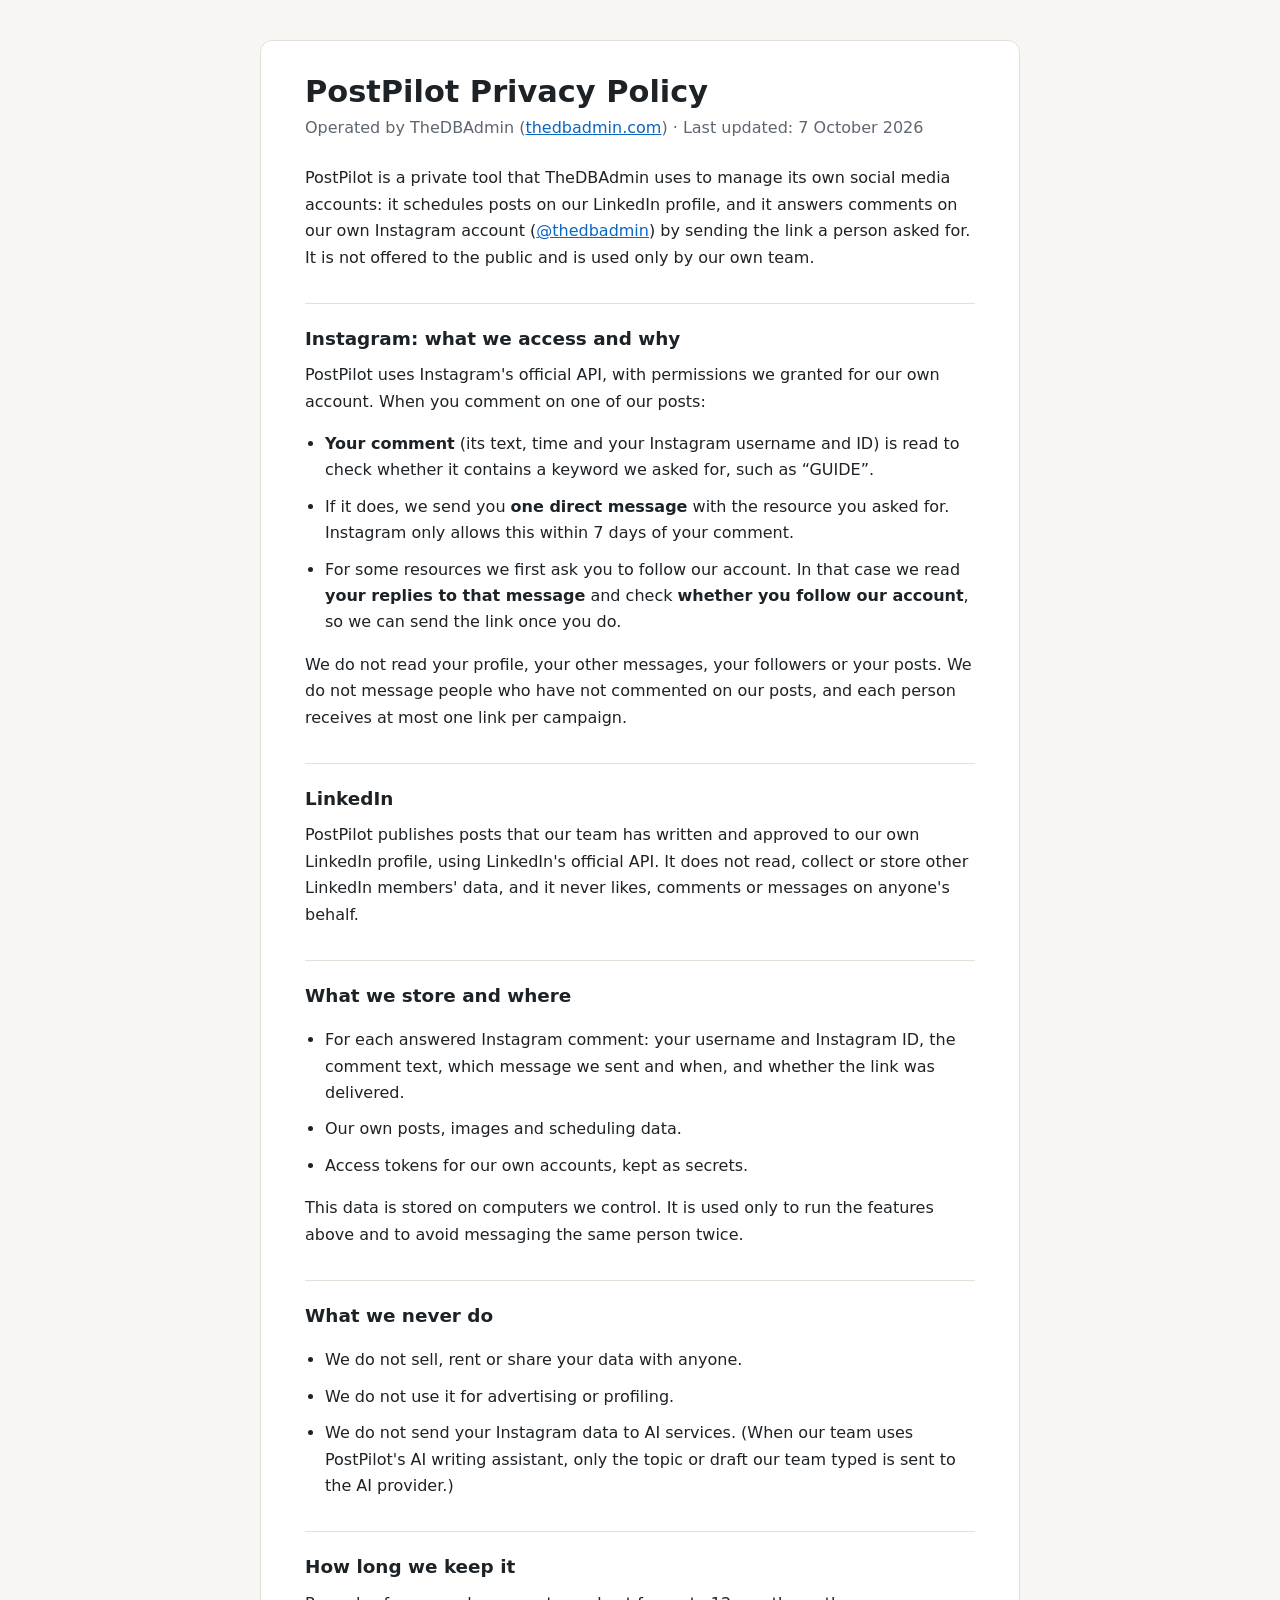
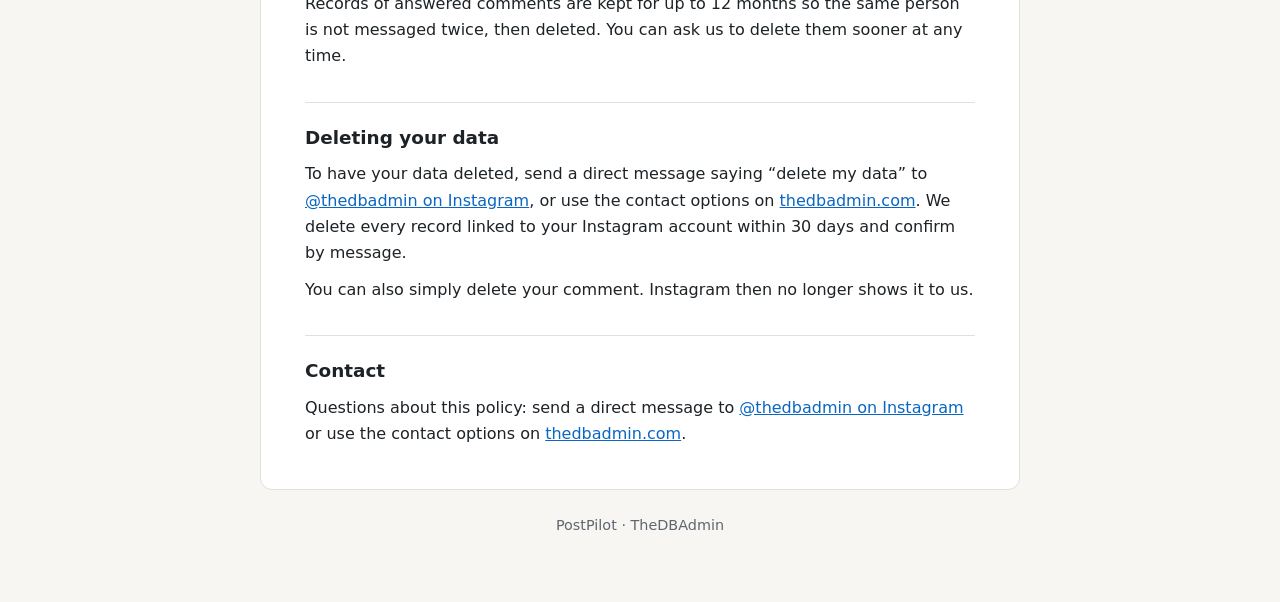
<file: docs/privacy.html>
<!doctype html>
<html lang="en">
<head>
<meta charset="utf-8">
<meta name="viewport" content="width=device-width, initial-scale=1">
<title>PostPilot Privacy Policy · TheDBAdmin</title>
<style>
  :root { --bg: #f7f6f3; --card: #fff; --text: #1d2226; --muted: #5e6670; --line: #e3e0da; --accent: #0a66c2; color-scheme: light; }
  @media (prefers-color-scheme: dark) {
    :root { --bg: #111418; --card: #1b1f24; --text: #e6e8eb; --muted: #a2aab3; --line: #2d333b; --accent: #4a9ae8; color-scheme: dark; }
  }
  body { margin: 0; background: var(--bg); color: var(--text); font: 16px/1.65 system-ui, -apple-system, "Segoe UI", Roboto, sans-serif; }
  main { max-width: 760px; margin: 0 auto; padding: 40px 20px 64px; }
  article { background: var(--card); border: 1px solid var(--line); border-radius: 12px; padding: 32px clamp(20px, 5vw, 44px); }
  h1 { font-size: 1.9rem; line-height: 1.25; margin: 0 0 4px; }
  h2 { font-size: 1.15rem; margin: 32px 0 8px; padding-top: 20px; border-top: 1px solid var(--line); }
  p, li { margin: 0 0 10px; }
  ul { padding-left: 1.25rem; }
  .meta { color: var(--muted); margin-bottom: 24px; }
  a { color: var(--accent); }
  footer { color: var(--muted); font-size: .9rem; text-align: center; margin-top: 24px; }
</style>
</head>
<body>
<main>
<article>
  <h1>PostPilot Privacy Policy</h1>
  <p class="meta">Operated by TheDBAdmin (<a href="https://thedbadmin.com">thedbadmin.com</a>) · Last updated: 7 October 2026</p>

  <p>PostPilot is a private tool that TheDBAdmin uses to manage its own social media accounts: it schedules posts on our LinkedIn profile, and it answers comments on our own Instagram account (<a href="https://www.instagram.com/thedbadmin/">@thedbadmin</a>) by sending the link a person asked for. It is not offered to the public and is used only by our own team.</p>

  <h2>Instagram: what we access and why</h2>
  <p>PostPilot uses Instagram's official API, with permissions we granted for our own account. When you comment on one of our posts:</p>
  <ul>
    <li><strong>Your comment</strong> (its text, time and your Instagram username and ID) is read to check whether it contains a keyword we asked for, such as “GUIDE”.</li>
    <li>If it does, we send you <strong>one direct message</strong> with the resource you asked for. Instagram only allows this within 7 days of your comment.</li>
    <li>For some resources we first ask you to follow our account. In that case we read <strong>your replies to that message</strong> and check <strong>whether you follow our account</strong>, so we can send the link once you do.</li>
  </ul>
  <p>We do not read your profile, your other messages, your followers or your posts. We do not message people who have not commented on our posts, and each person receives at most one link per campaign.</p>

  <h2>LinkedIn</h2>
  <p>PostPilot publishes posts that our team has written and approved to our own LinkedIn profile, using LinkedIn's official API. It does not read, collect or store other LinkedIn members' data, and it never likes, comments or messages on anyone's behalf.</p>

  <h2>What we store and where</h2>
  <ul>
    <li>For each answered Instagram comment: your username and Instagram ID, the comment text, which message we sent and when, and whether the link was delivered.</li>
    <li>Our own posts, images and scheduling data.</li>
    <li>Access tokens for our own accounts, kept as secrets.</li>
  </ul>
  <p>This data is stored on computers we control. It is used only to run the features above and to avoid messaging the same person twice.</p>

  <h2>What we never do</h2>
  <ul>
    <li>We do not sell, rent or share your data with anyone.</li>
    <li>We do not use it for advertising or profiling.</li>
    <li>We do not send your Instagram data to AI services. (When our team uses PostPilot's AI writing assistant, only the topic or draft our team typed is sent to the AI provider.)</li>
  </ul>

  <h2>How long we keep it</h2>
  <p>Records of answered comments are kept for up to 12 months so the same person is not messaged twice, then deleted. You can ask us to delete them sooner at any time.</p>

  <h2 id="data-deletion">Deleting your data</h2>
  <p>To have your data deleted, send a direct message saying “delete my data” to <a href="https://www.instagram.com/thedbadmin/">@thedbadmin on Instagram</a>, or use the contact options on <a href="https://thedbadmin.com">thedbadmin.com</a>. We delete every record linked to your Instagram account within 30 days and confirm by message.</p>
  <p>You can also simply delete your comment. Instagram then no longer shows it to us.</p>

  <h2>Contact</h2>
  <p>Questions about this policy: send a direct message to <a href="https://www.instagram.com/thedbadmin/">@thedbadmin on Instagram</a> or use the contact options on <a href="https://thedbadmin.com">thedbadmin.com</a>.</p>
</article>
<footer>PostPilot · TheDBAdmin</footer>
</main>
</body>
</html>
</file>
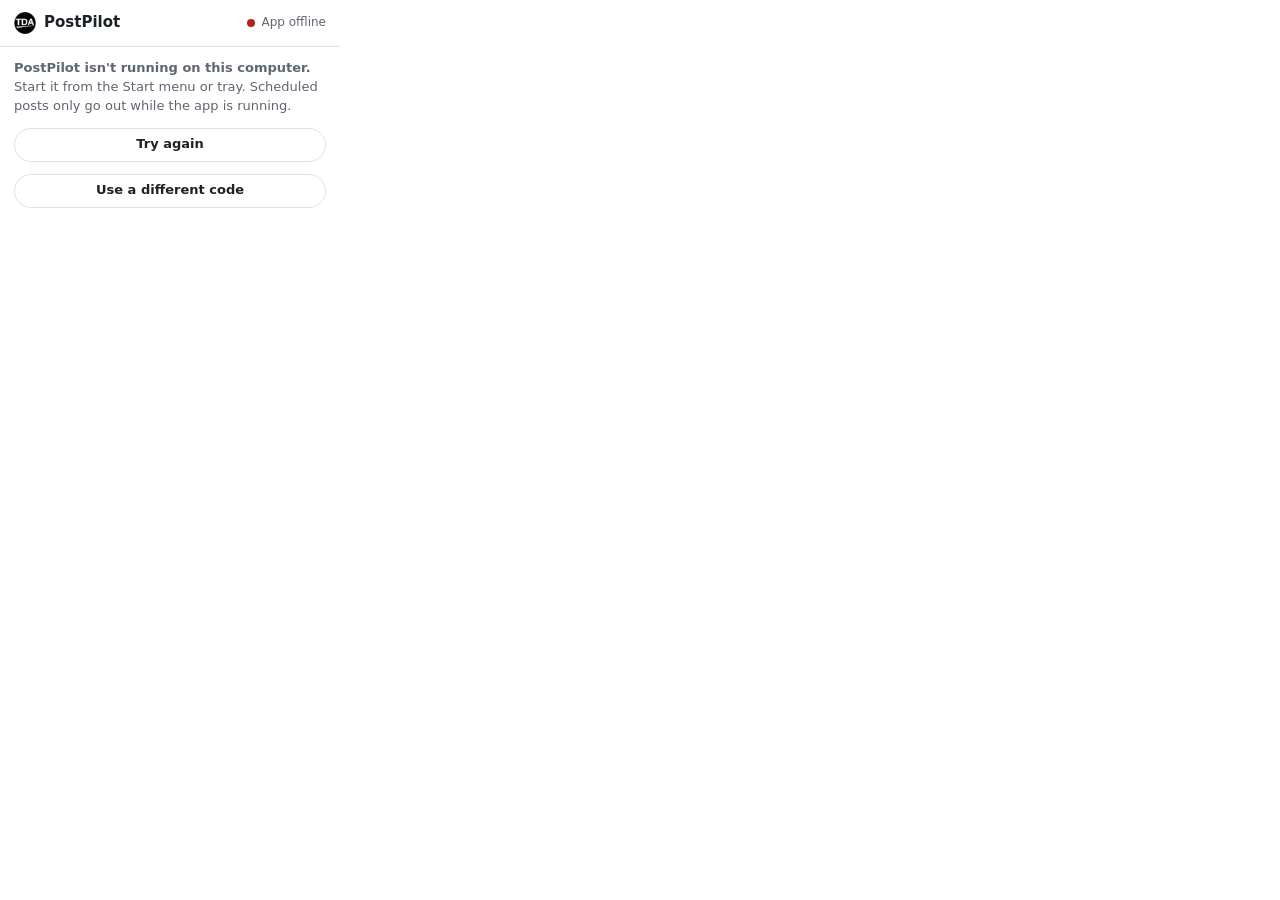
<file: extension/popup.html>
<!doctype html>
<html>
<head><meta charset="utf-8"><link rel="stylesheet" href="popup.css"></head>
<body>
  <header><img src="icons/icon32.png" alt=""><b>PostPilot</b><span id="state"></span></header>
  <main id="app"><p class="muted">Loading…</p></main>
  <script src="api.js"></script>
  <script src="popup.js"></script>
</body>
</html>
</file>
<file: extension/popup.css>
:root { --bg:#fff; --s2:#f4f2ee; --line:#e3e0da; --text:#1d2226; --muted:#5e6670; --p:#0a66c2; --ok:#057642; --err:#b42318; --warn:#9a5b00; color-scheme: light; }
@media (prefers-color-scheme: dark) { :root { --bg:#1b1f24; --s2:#22272e; --line:#2d333b; --text:#e6e8eb; --muted:#a2aab3; --p:#4a9ae8; --ok:#3fb97a; --err:#f07167; --warn:#e0a54a; color-scheme: dark; } }
* { box-sizing: border-box; }
body { width: 340px; margin: 0; font: 13px/1.45 "Segoe UI", system-ui, sans-serif; background: var(--bg); color: var(--text); }
header { display: flex; align-items: center; gap: 8px; padding: 12px 14px; border-bottom: 1px solid var(--line); font-size: 15px; }
header img { width: 22px; height: 22px; border-radius: 5px; }
#state { margin-left: auto; font-size: 12px; display: flex; align-items: center; gap: 6px; color: var(--muted); }
.dot { width: 8px; height: 8px; border-radius: 50%; background: var(--muted); display: inline-block; }
.dot.ok { background: var(--ok); } .dot.warn { background: var(--warn); } .dot.err { background: var(--err); }
main { padding: 12px 14px 14px; display: flex; flex-direction: column; gap: 12px; }
.muted { color: var(--muted); margin: 0; }
.stats { display: grid; grid-template-columns: repeat(3, 1fr); gap: 6px; }
.stats div { background: var(--s2); border-radius: 8px; padding: 8px; text-align: center; }
.stats b { display: block; font-size: 18px; }
.stats span { font-size: 11px; color: var(--muted); }
.stats .bad b { color: var(--err); }
.next { background: var(--s2); border-radius: 8px; padding: 9px 10px; }
.next small { color: var(--muted); display: block; margin-bottom: 2px; }
.next p { margin: 0; display: -webkit-box; -webkit-line-clamp: 2; -webkit-box-orient: vertical; overflow: hidden; }
textarea, input { width: 100%; font: inherit; color: inherit; background: var(--bg); border: 1px solid var(--line); border-radius: 8px; padding: 8px 10px; outline: none; }
textarea { min-height: 80px; resize: vertical; }
textarea:focus, input:focus { border-color: var(--p); }
.row { display: flex; gap: 8px; }
button { flex: 1; height: 34px; border-radius: 17px; border: 1px solid var(--line); background: var(--bg); color: var(--text); font: inherit; font-weight: 600; cursor: pointer; }
button:hover { background: var(--s2); }
button.primary { background: var(--p); border-color: var(--p); color: #fff; }
button:disabled { opacity: .5; }
.msg { font-size: 12.5px; padding: 8px 10px; border-radius: 8px; background: var(--s2); }
.msg.ok { color: var(--ok); } .msg.err { color: var(--err); }
label { font-weight: 600; font-size: 12.5px; }
ol { margin: 0; padding-left: 18px; color: var(--muted); }
main > button { flex: none; }
</file>
